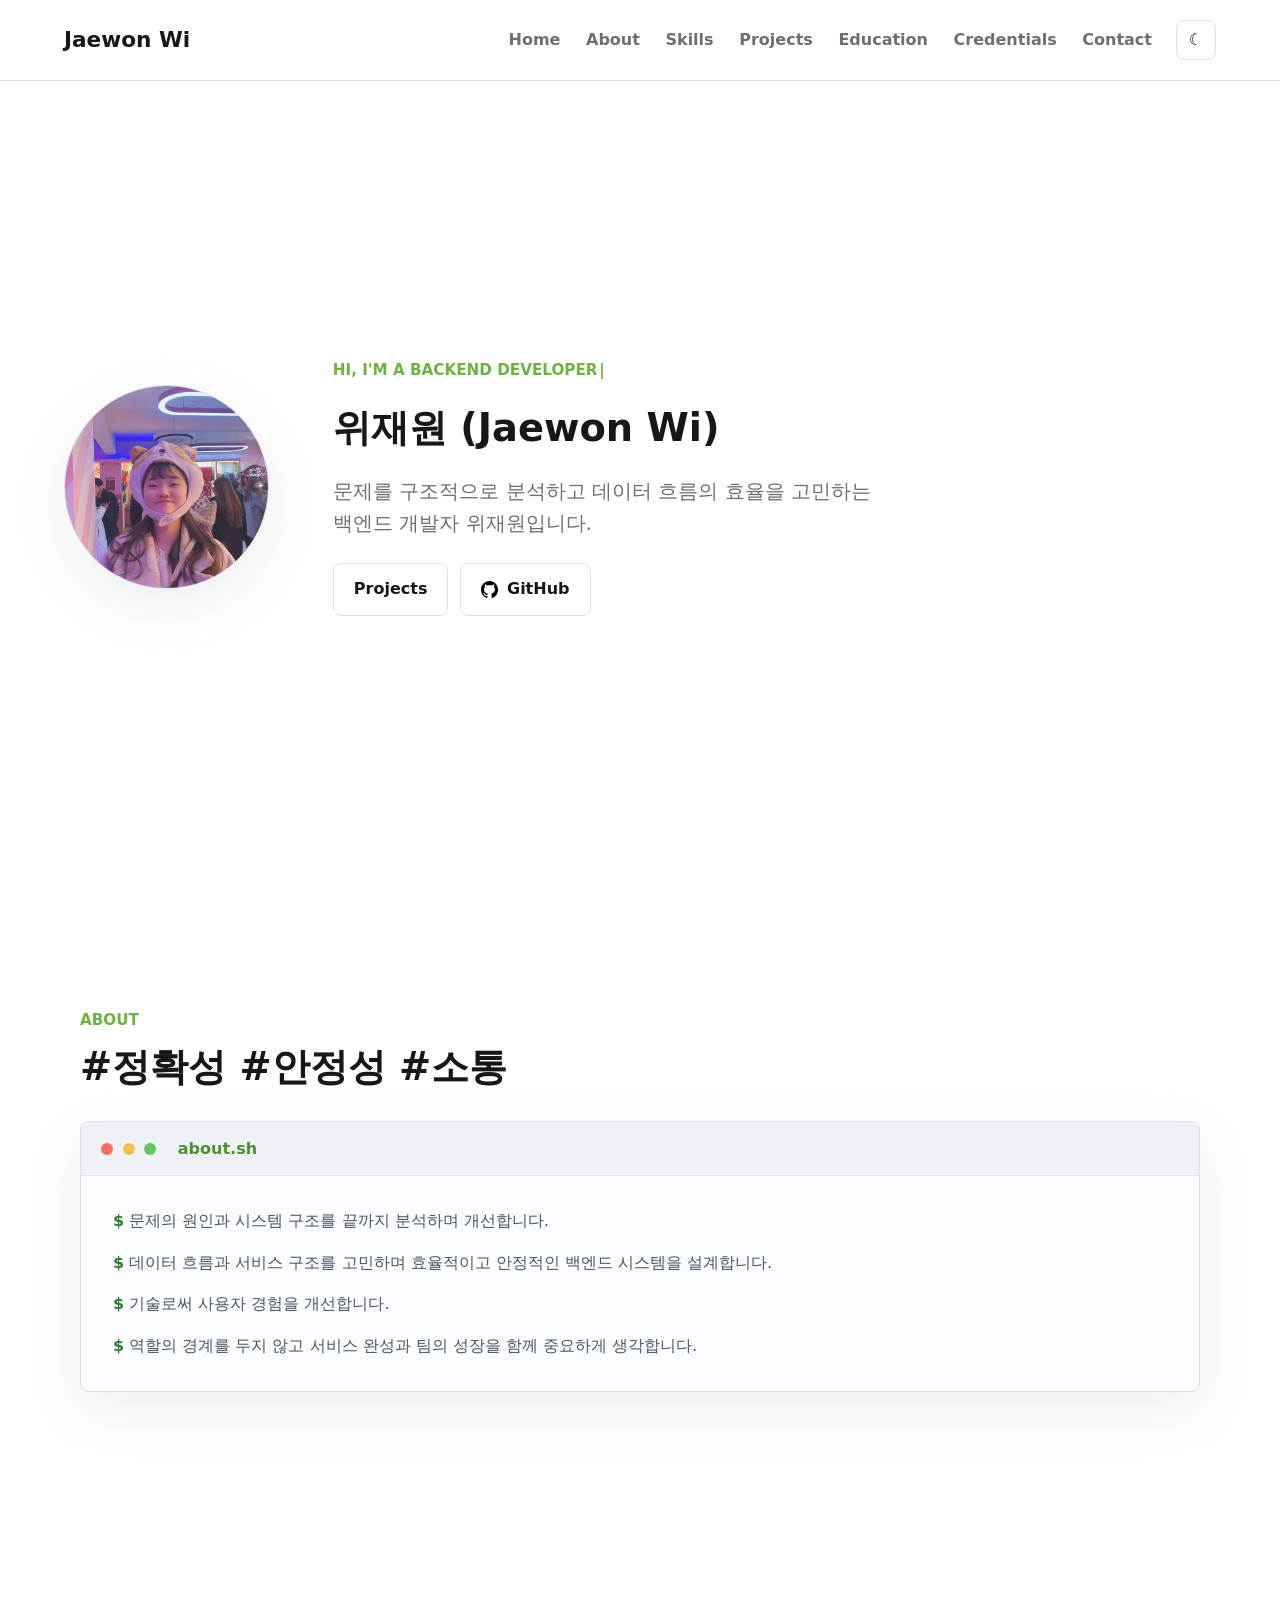
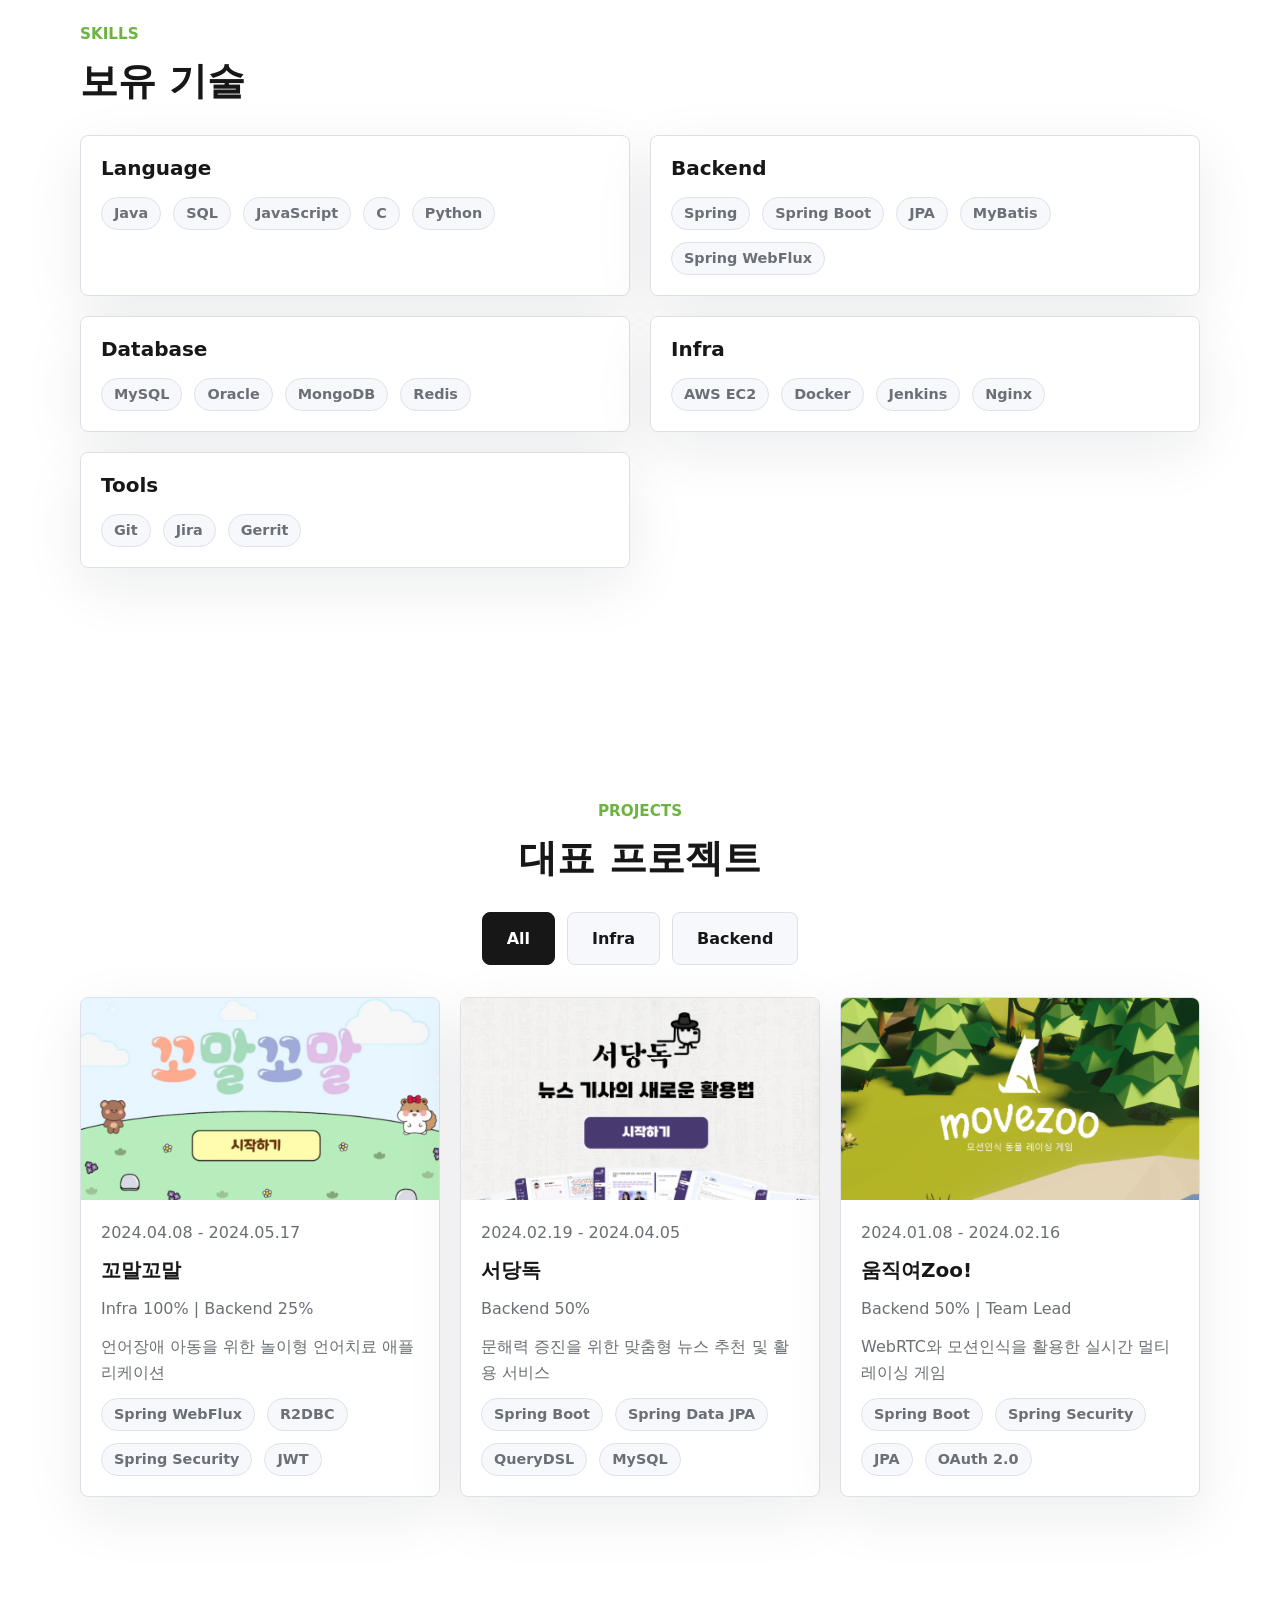
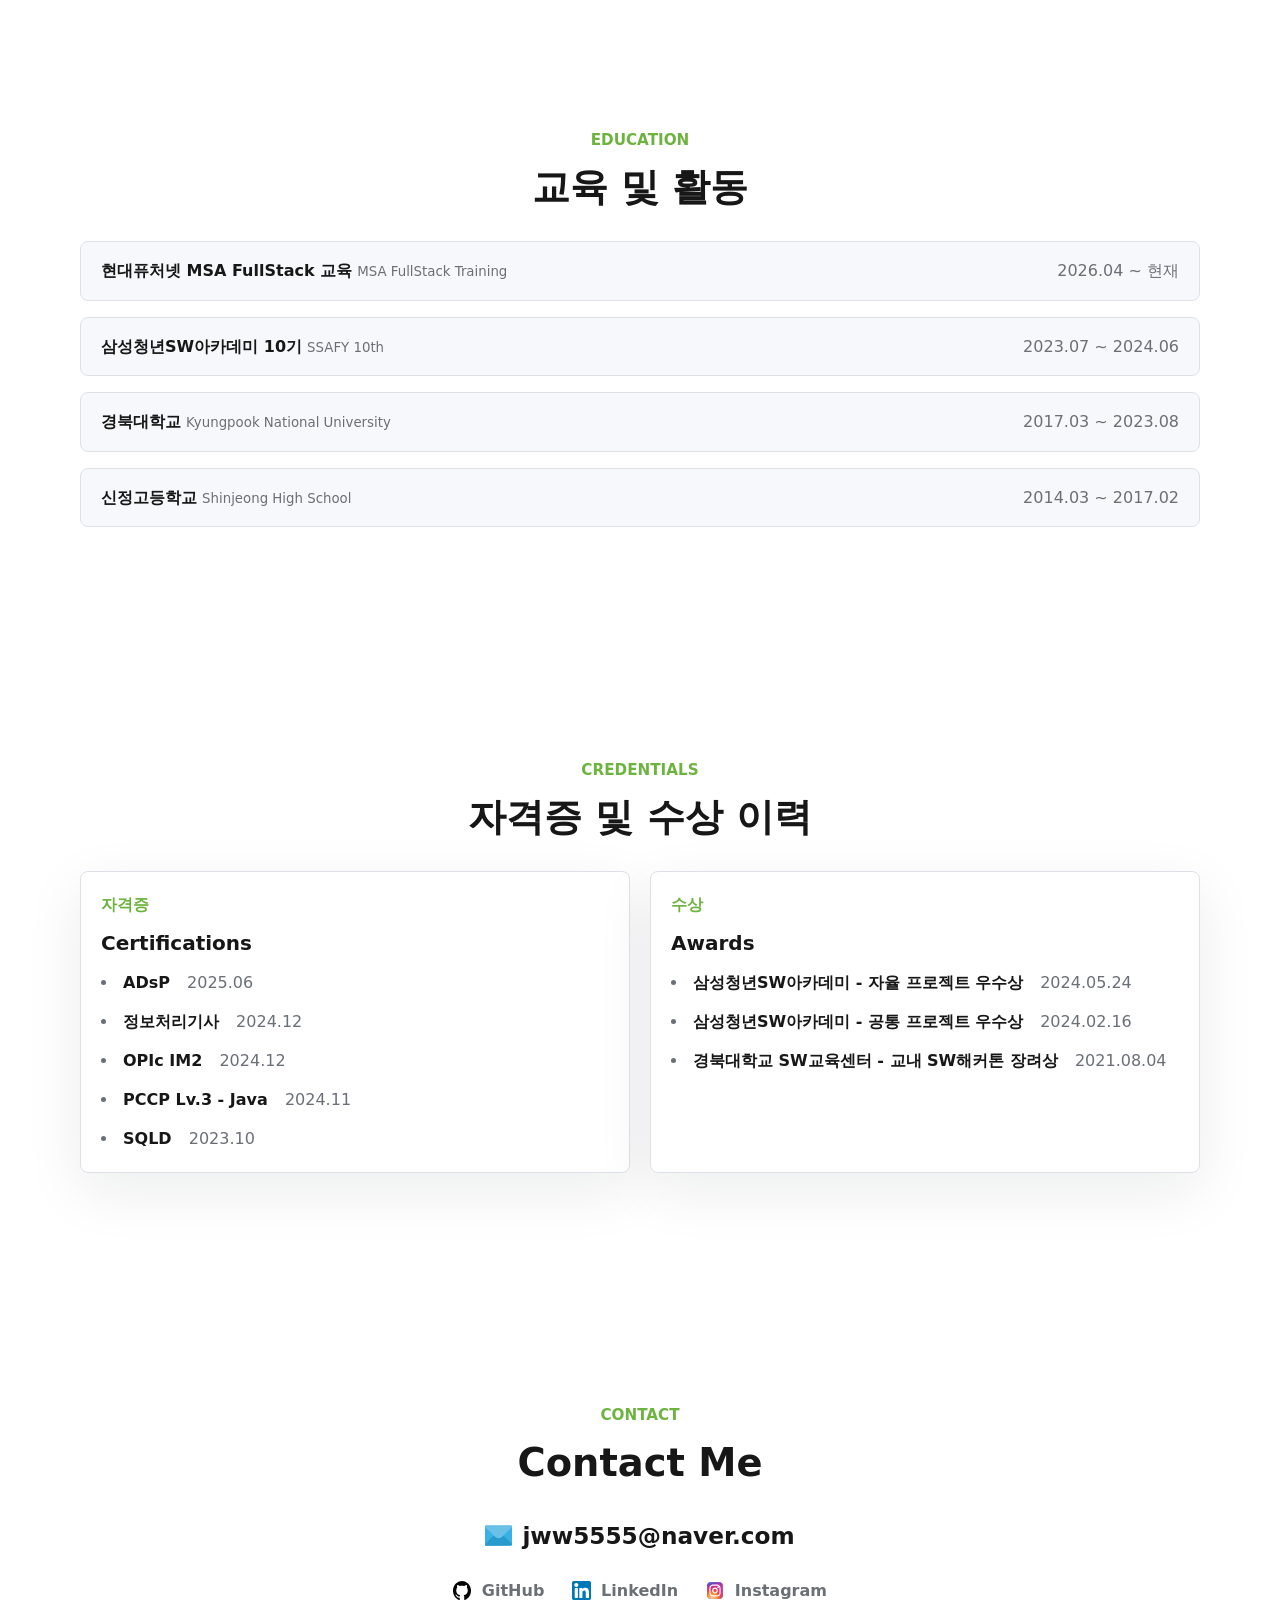
<file: index.html>
<!doctype html>
<html lang="ko">
  <head>
    <meta charset="UTF-8" />
    <meta name="viewport" content="width=device-width, initial-scale=1.0" />
    <meta
      name="description"
      content="문제를 구조적으로 파악하고 해결하는 백엔드 개발자 위재원입니다."
    />
    <title>Jaewon Wi | Backend Developer</title>
    <link rel="stylesheet" href="./css/base.css" />
    <link rel="stylesheet" href="./css/layout.css" />
    <link rel="stylesheet" href="./css/components.css" />
    <link rel="stylesheet" href="./css/sections.css" />
    <link rel="stylesheet" href="./css/themes.css" />
    <link rel="icon" type="image/png" href="./assets/favicon/favicon.png" />
  </head>
  <body>
    <header class="site-header">
      <a class="brand" href="#home" aria-label="Home">Jaewon Wi</a>
      <nav class="site-nav" aria-label="Primary navigation">
        <a href="#home">Home</a>
        <a href="#about">About</a>
        <a href="#skills">Skills</a>
        <a data-work-nav href="#work">Work</a>
        <a href="#projects">Projects</a>
        <a href="#education">Education</a>
        <a href="#credentials">Credentials</a>
        <a href="#contact">Contact</a>
      </nav>
      <button class="icon-button theme-toggle" type="button" aria-label="Toggle dark mode">
        <span aria-hidden="true">☾</span>
      </button>
    </header>

    <main>
      <section id="home" class="hero section"></section>
      <section id="about" class="section"></section>
      <section id="skills" class="section"></section>
      <section id="work" class="section" hidden></section>
      <section id="projects" class="section"></section>
      <section id="education" class="section"></section>
      <section id="credentials" class="section"></section>
      <section id="contact" class="section"></section>
    </main>

    <div id="modal-root"></div>

    <script type="module" src="./js/main.js"></script>
  </body>
</html>
</file>
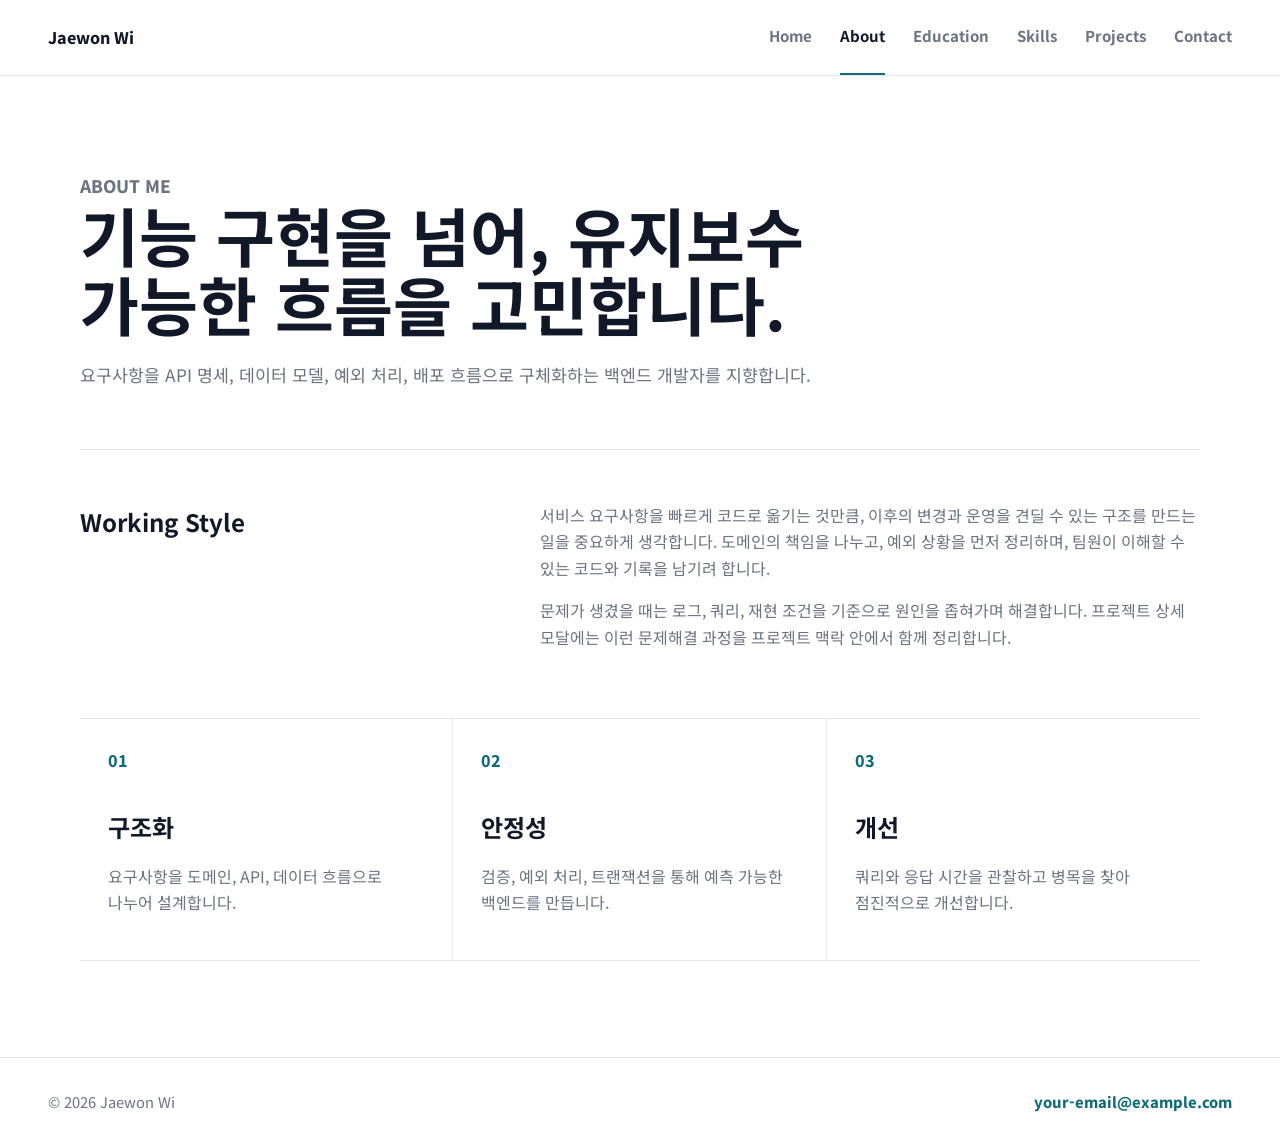
<file: about.html>
<!DOCTYPE html>
<html lang="ko">
<head>
  <meta charset="UTF-8">
  <meta name="viewport" content="width=device-width, initial-scale=1.0">
  <meta name="description" content="백엔드 개발자 위재원 소개">
  <title>About | 위재원</title>
  <link rel="preconnect" href="https://fonts.googleapis.com">
  <link rel="preconnect" href="https://fonts.gstatic.com" crossorigin>
  <link href="https://fonts.googleapis.com/css2?family=Noto+Sans+KR:wght@400;500;600;700;800&display=swap" rel="stylesheet">
  <link rel="stylesheet" href="styles.css">
</head>
<body>
  <header class="site-header">
    <a class="brand" href="index.html">Jaewon Wi</a>
    <button class="menu-toggle" type="button" aria-label="메뉴 열기" aria-expanded="false">
      <span></span>
      <span></span>
      <span></span>
    </button>
    <nav class="site-nav" aria-label="주요 메뉴">
      <a href="index.html">Home</a>
      <a class="active" href="about.html">About</a>
      <a href="education.html">Education</a>
      <a href="skills.html">Skills</a>
      <a href="projects.html">Projects</a>
      <a href="contact.html">Contact</a>
    </nav>
  </header>

  <main class="page shell">
    <section class="page-title">
      <p class="section-kicker">About Me</p>
      <h1>기능 구현을 넘어, 유지보수 가능한 흐름을 고민합니다.</h1>
      <p>요구사항을 API 명세, 데이터 모델, 예외 처리, 배포 흐름으로 구체화하는 백엔드 개발자를 지향합니다.</p>
    </section>

    <section class="content-row">
      <h2>Working Style</h2>
      <div class="body-copy">
        <p>
          서비스 요구사항을 빠르게 코드로 옮기는 것만큼, 이후의 변경과 운영을 견딜 수 있는 구조를 만드는 일을 중요하게 생각합니다.
          도메인의 책임을 나누고, 예외 상황을 먼저 정리하며, 팀원이 이해할 수 있는 코드와 기록을 남기려 합니다.
        </p>
        <p>
          문제가 생겼을 때는 로그, 쿼리, 재현 조건을 기준으로 원인을 좁혀가며 해결합니다.
          프로젝트 상세 모달에는 이런 문제해결 과정을 프로젝트 맥락 안에서 함께 정리합니다.
        </p>
      </div>
    </section>

    <section class="value-list" aria-label="개발 가치">
      <article>
        <span>01</span>
        <h2>구조화</h2>
        <p>요구사항을 도메인, API, 데이터 흐름으로 나누어 설계합니다.</p>
      </article>
      <article>
        <span>02</span>
        <h2>안정성</h2>
        <p>검증, 예외 처리, 트랜잭션을 통해 예측 가능한 백엔드를 만듭니다.</p>
      </article>
      <article>
        <span>03</span>
        <h2>개선</h2>
        <p>쿼리와 응답 시간을 관찰하고 병목을 찾아 점진적으로 개선합니다.</p>
      </article>
    </section>
  </main>

  <footer class="site-footer">
    <span>© 2026 Jaewon Wi</span>
    <a href="mailto:your-email@example.com">your-email@example.com</a>
  </footer>

  <script src="script.js"></script>
</body>
</html>
</file>
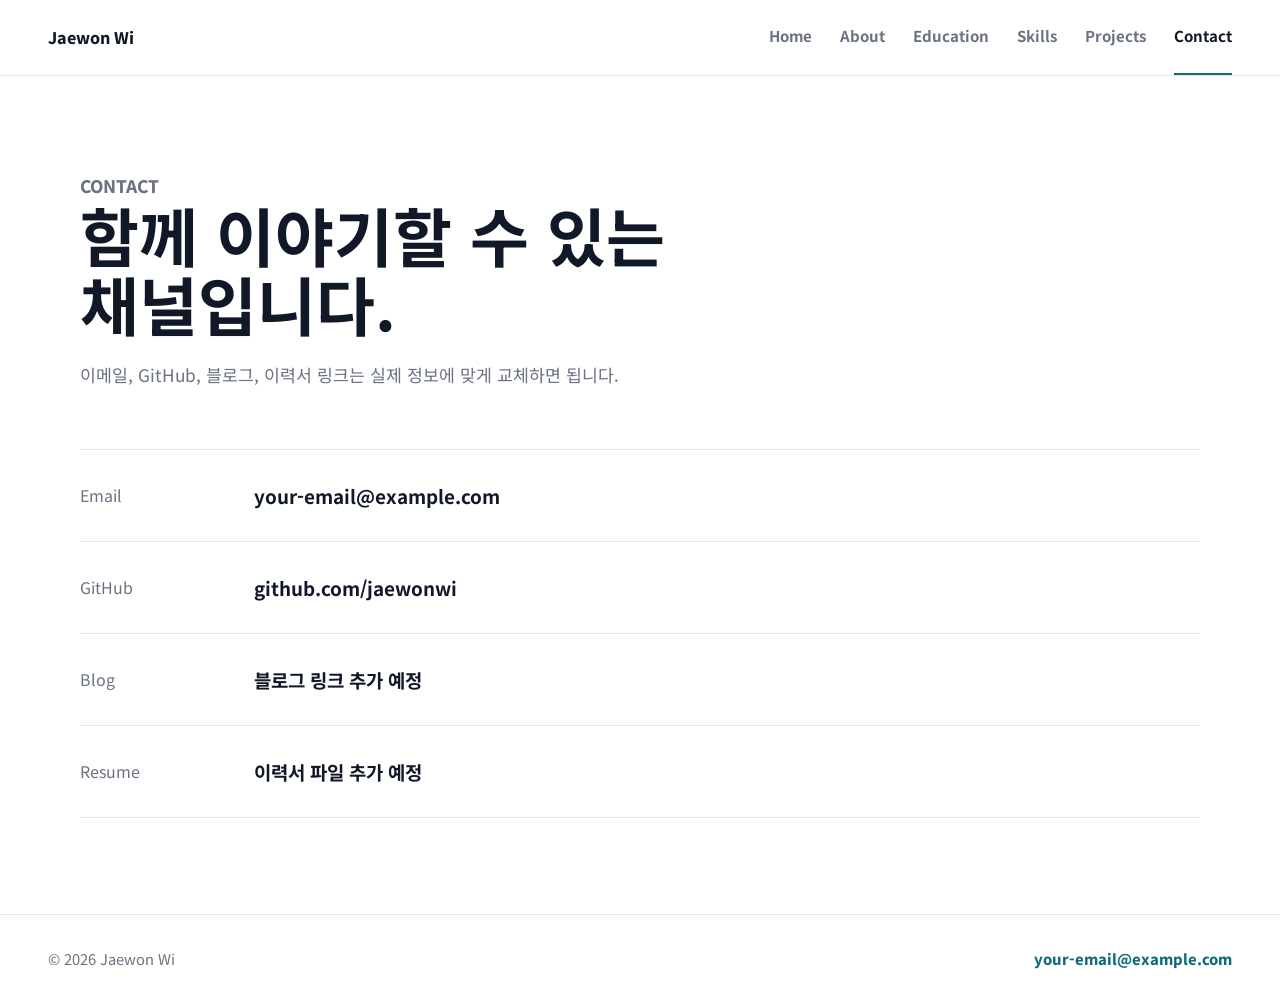
<file: contact.html>
<!DOCTYPE html>
<html lang="ko">
<head>
  <meta charset="UTF-8">
  <meta name="viewport" content="width=device-width, initial-scale=1.0">
  <meta name="description" content="백엔드 개발자 위재원 연락처">
  <title>Contact | 위재원</title>
  <link rel="preconnect" href="https://fonts.googleapis.com">
  <link rel="preconnect" href="https://fonts.gstatic.com" crossorigin>
  <link href="https://fonts.googleapis.com/css2?family=Noto+Sans+KR:wght@400;500;600;700;800&display=swap" rel="stylesheet">
  <link rel="stylesheet" href="styles.css">
</head>
<body>
  <header class="site-header">
    <a class="brand" href="index.html">Jaewon Wi</a>
    <button class="menu-toggle" type="button" aria-label="메뉴 열기" aria-expanded="false">
      <span></span>
      <span></span>
      <span></span>
    </button>
    <nav class="site-nav" aria-label="주요 메뉴">
      <a href="index.html">Home</a>
      <a href="about.html">About</a>
      <a href="education.html">Education</a>
      <a href="skills.html">Skills</a>
      <a href="projects.html">Projects</a>
      <a class="active" href="contact.html">Contact</a>
    </nav>
  </header>

  <main class="page shell">
    <section class="page-title">
      <p class="section-kicker">Contact</p>
      <h1>함께 이야기할 수 있는 채널입니다.</h1>
      <p>이메일, GitHub, 블로그, 이력서 링크는 실제 정보에 맞게 교체하면 됩니다.</p>
    </section>

    <section class="contact-list" aria-label="연락처 목록">
      <a href="mailto:your-email@example.com">
        <span>Email</span>
        <strong>your-email@example.com</strong>
      </a>
      <a href="https://github.com/jaewonwi" target="_blank" rel="noreferrer">
        <span>GitHub</span>
        <strong>github.com/jaewonwi</strong>
      </a>
      <a href="#" aria-label="블로그 링크는 추후 연결 예정">
        <span>Blog</span>
        <strong>블로그 링크 추가 예정</strong>
      </a>
      <a href="#" aria-label="이력서 파일은 추후 연결 예정">
        <span>Resume</span>
        <strong>이력서 파일 추가 예정</strong>
      </a>
    </section>
  </main>

  <footer class="site-footer">
    <span>© 2026 Jaewon Wi</span>
    <a href="mailto:your-email@example.com">your-email@example.com</a>
  </footer>

  <script src="script.js"></script>
</body>
</html>
</file>
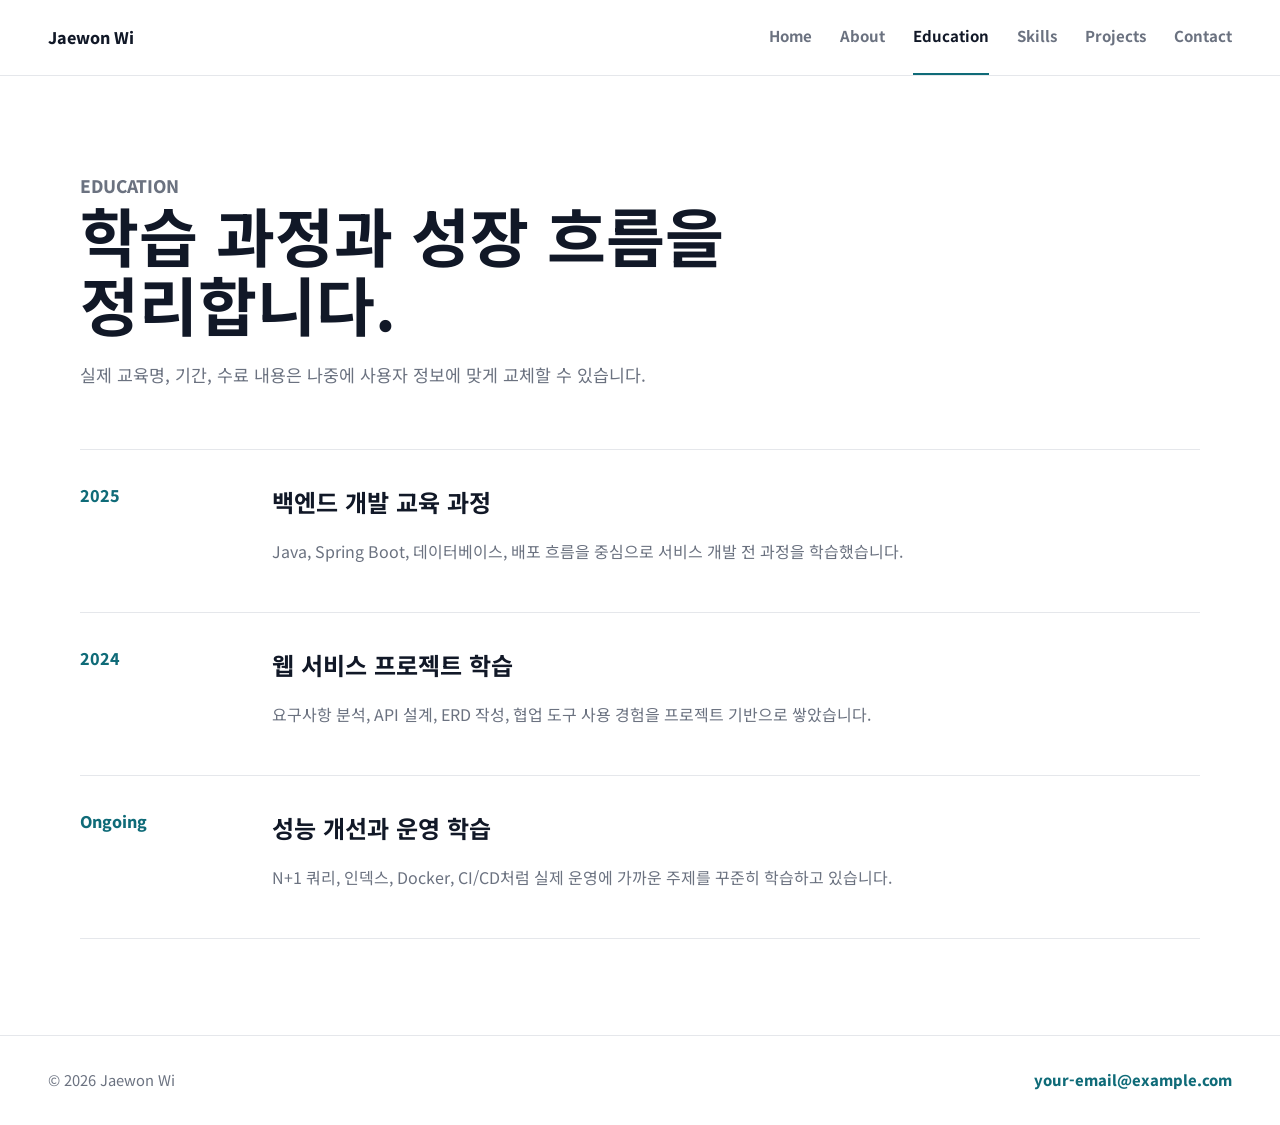
<file: education.html>
<!DOCTYPE html>
<html lang="ko">
<head>
  <meta charset="UTF-8">
  <meta name="viewport" content="width=device-width, initial-scale=1.0">
  <meta name="description" content="백엔드 개발자 위재원 교육 이력">
  <title>Education | 위재원</title>
  <link rel="preconnect" href="https://fonts.googleapis.com">
  <link rel="preconnect" href="https://fonts.gstatic.com" crossorigin>
  <link href="https://fonts.googleapis.com/css2?family=Noto+Sans+KR:wght@400;500;600;700;800&display=swap" rel="stylesheet">
  <link rel="stylesheet" href="styles.css">
</head>
<body>
  <header class="site-header">
    <a class="brand" href="index.html">Jaewon Wi</a>
    <button class="menu-toggle" type="button" aria-label="메뉴 열기" aria-expanded="false">
      <span></span>
      <span></span>
      <span></span>
    </button>
    <nav class="site-nav" aria-label="주요 메뉴">
      <a href="index.html">Home</a>
      <a href="about.html">About</a>
      <a class="active" href="education.html">Education</a>
      <a href="skills.html">Skills</a>
      <a href="projects.html">Projects</a>
      <a href="contact.html">Contact</a>
    </nav>
  </header>

  <main class="page shell">
    <section class="page-title">
      <p class="section-kicker">Education</p>
      <h1>학습 과정과 성장 흐름을 정리합니다.</h1>
      <p>실제 교육명, 기간, 수료 내용은 나중에 사용자 정보에 맞게 교체할 수 있습니다.</p>
    </section>

    <section class="timeline" aria-label="교육 이력">
      <article class="timeline-item">
        <time>2025</time>
        <div>
          <h2>백엔드 개발 교육 과정</h2>
          <p>Java, Spring Boot, 데이터베이스, 배포 흐름을 중심으로 서비스 개발 전 과정을 학습했습니다.</p>
        </div>
      </article>
      <article class="timeline-item">
        <time>2024</time>
        <div>
          <h2>웹 서비스 프로젝트 학습</h2>
          <p>요구사항 분석, API 설계, ERD 작성, 협업 도구 사용 경험을 프로젝트 기반으로 쌓았습니다.</p>
        </div>
      </article>
      <article class="timeline-item">
        <time>Ongoing</time>
        <div>
          <h2>성능 개선과 운영 학습</h2>
          <p>N+1 쿼리, 인덱스, Docker, CI/CD처럼 실제 운영에 가까운 주제를 꾸준히 학습하고 있습니다.</p>
        </div>
      </article>
    </section>
  </main>

  <footer class="site-footer">
    <span>© 2026 Jaewon Wi</span>
    <a href="mailto:your-email@example.com">your-email@example.com</a>
  </footer>

  <script src="script.js"></script>
</body>
</html>
</file>
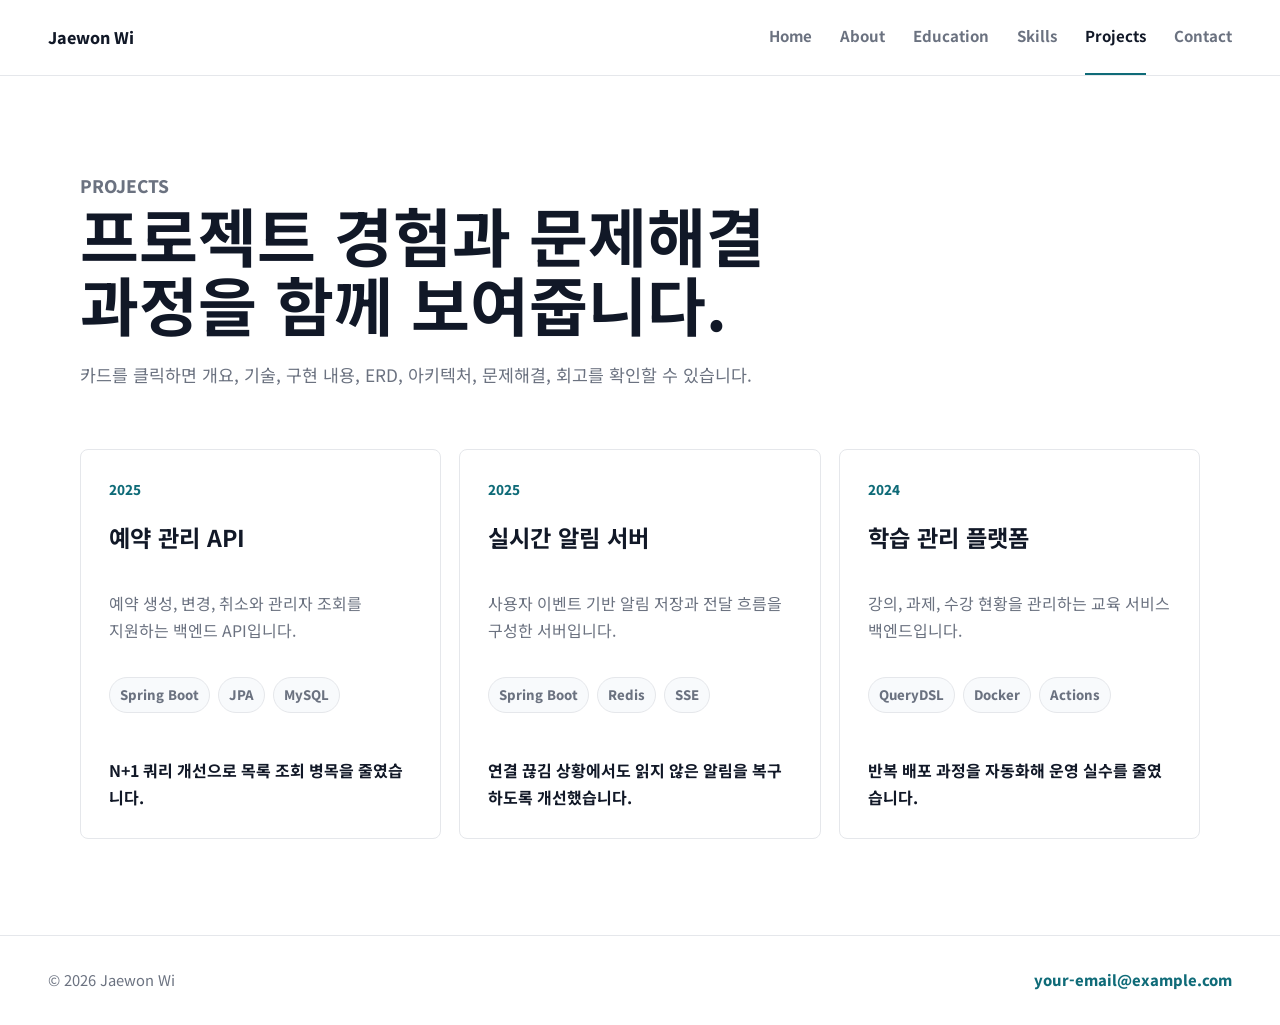
<file: projects.html>
<!DOCTYPE html>
<html lang="ko">
<head>
  <meta charset="UTF-8">
  <meta name="viewport" content="width=device-width, initial-scale=1.0">
  <meta name="description" content="백엔드 개발자 위재원 프로젝트">
  <title>Projects | 위재원</title>
  <link rel="preconnect" href="https://fonts.googleapis.com">
  <link rel="preconnect" href="https://fonts.gstatic.com" crossorigin>
  <link href="https://fonts.googleapis.com/css2?family=Noto+Sans+KR:wght@400;500;600;700;800&display=swap" rel="stylesheet">
  <link rel="stylesheet" href="styles.css">
</head>
<body>
  <header class="site-header">
    <a class="brand" href="index.html">Jaewon Wi</a>
    <button class="menu-toggle" type="button" aria-label="메뉴 열기" aria-expanded="false">
      <span></span>
      <span></span>
      <span></span>
    </button>
    <nav class="site-nav" aria-label="주요 메뉴">
      <a href="index.html">Home</a>
      <a href="about.html">About</a>
      <a href="education.html">Education</a>
      <a href="skills.html">Skills</a>
      <a class="active" href="projects.html">Projects</a>
      <a href="contact.html">Contact</a>
    </nav>
  </header>

  <main class="page shell">
    <section class="page-title">
      <p class="section-kicker">Projects</p>
      <h1>프로젝트 경험과 문제해결 과정을 함께 보여줍니다.</h1>
      <p>카드를 클릭하면 개요, 기술, 구현 내용, ERD, 아키텍처, 문제해결, 회고를 확인할 수 있습니다.</p>
    </section>

    <section class="project-grid" aria-label="프로젝트 목록">
      <button class="project-card" type="button" data-project="reservation">
        <span class="project-period">2025</span>
        <h2>예약 관리 API</h2>
        <p>예약 생성, 변경, 취소와 관리자 조회를 지원하는 백엔드 API입니다.</p>
        <ul class="tag-list">
          <li>Spring Boot</li>
          <li>JPA</li>
          <li>MySQL</li>
        </ul>
        <strong>N+1 쿼리 개선으로 목록 조회 병목을 줄였습니다.</strong>
      </button>

      <button class="project-card" type="button" data-project="notification">
        <span class="project-period">2025</span>
        <h2>실시간 알림 서버</h2>
        <p>사용자 이벤트 기반 알림 저장과 전달 흐름을 구성한 서버입니다.</p>
        <ul class="tag-list">
          <li>Spring Boot</li>
          <li>Redis</li>
          <li>SSE</li>
        </ul>
        <strong>연결 끊김 상황에서도 읽지 않은 알림을 복구하도록 개선했습니다.</strong>
      </button>

      <button class="project-card" type="button" data-project="learning">
        <span class="project-period">2024</span>
        <h2>학습 관리 플랫폼</h2>
        <p>강의, 과제, 수강 현황을 관리하는 교육 서비스 백엔드입니다.</p>
        <ul class="tag-list">
          <li>QueryDSL</li>
          <li>Docker</li>
          <li>Actions</li>
        </ul>
        <strong>반복 배포 과정을 자동화해 운영 실수를 줄였습니다.</strong>
      </button>
    </section>
  </main>

  <div class="modal" id="project-modal" role="dialog" aria-modal="true" aria-labelledby="modal-title" hidden>
    <div class="modal-backdrop" data-close-modal></div>
    <article class="modal-dialog">
      <header class="modal-header">
        <div>
          <p class="section-kicker" id="modal-period">Project</p>
          <h2 id="modal-title">프로젝트 상세</h2>
        </div>
        <button class="close-button" type="button" data-close-modal aria-label="모달 닫기">×</button>
      </header>

      <nav class="modal-tabs" aria-label="프로젝트 상세 탭">
        <button type="button" class="active" data-tab="overview">개요</button>
        <button type="button" data-tab="tech">기술</button>
        <button type="button" data-tab="implementation">구현</button>
        <button type="button" data-tab="erd">ERD</button>
        <button type="button" data-tab="architecture">아키텍처</button>
        <button type="button" data-tab="problem">문제해결</button>
        <button type="button" data-tab="retrospective">회고</button>
      </nav>

      <div class="modal-body">
        <section class="tab-panel active" id="tab-overview" tabindex="0"></section>
        <section class="tab-panel" id="tab-tech" tabindex="0"></section>
        <section class="tab-panel" id="tab-implementation" tabindex="0"></section>
        <section class="tab-panel" id="tab-erd" tabindex="0"></section>
        <section class="tab-panel" id="tab-architecture" tabindex="0"></section>
        <section class="tab-panel" id="tab-problem" tabindex="0"></section>
        <section class="tab-panel" id="tab-retrospective" tabindex="0"></section>
      </div>
    </article>
  </div>

  <footer class="site-footer">
    <span>© 2026 Jaewon Wi</span>
    <a href="mailto:your-email@example.com">your-email@example.com</a>
  </footer>

  <script src="script.js"></script>
</body>
</html>
</file>
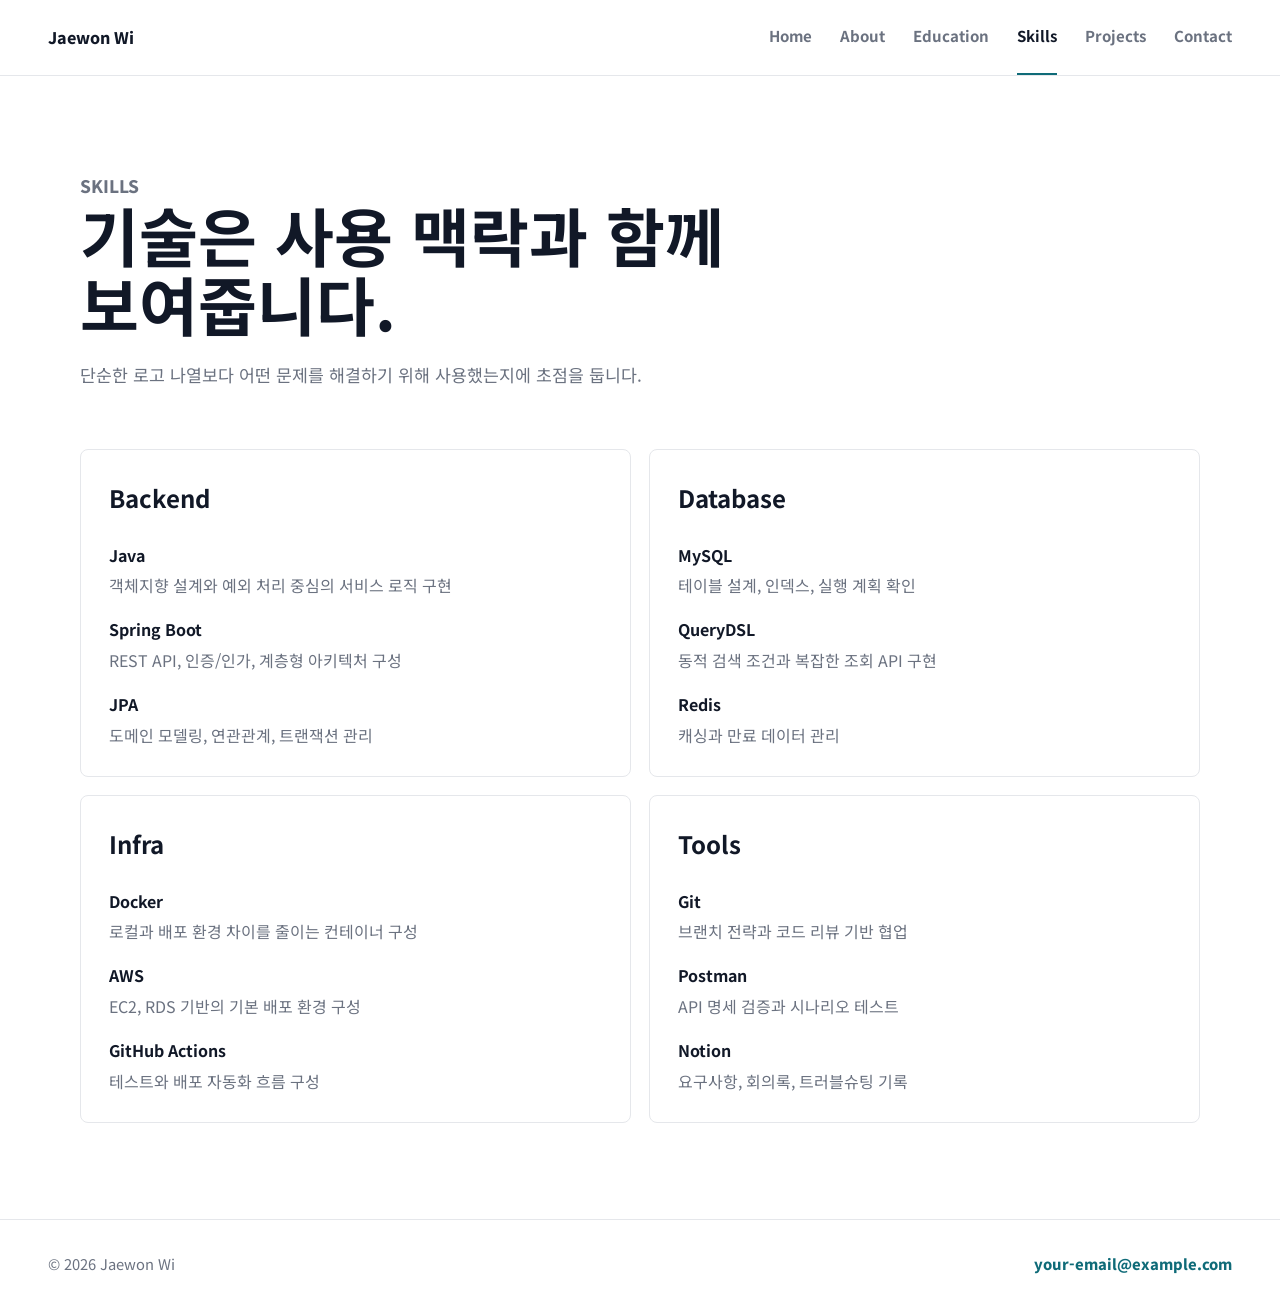
<file: skills.html>
<!DOCTYPE html>
<html lang="ko">
<head>
  <meta charset="UTF-8">
  <meta name="viewport" content="width=device-width, initial-scale=1.0">
  <meta name="description" content="백엔드 개발자 위재원 기술 스택">
  <title>Skills | 위재원</title>
  <link rel="preconnect" href="https://fonts.googleapis.com">
  <link rel="preconnect" href="https://fonts.gstatic.com" crossorigin>
  <link href="https://fonts.googleapis.com/css2?family=Noto+Sans+KR:wght@400;500;600;700;800&display=swap" rel="stylesheet">
  <link rel="stylesheet" href="styles.css">
</head>
<body>
  <header class="site-header">
    <a class="brand" href="index.html">Jaewon Wi</a>
    <button class="menu-toggle" type="button" aria-label="메뉴 열기" aria-expanded="false">
      <span></span>
      <span></span>
      <span></span>
    </button>
    <nav class="site-nav" aria-label="주요 메뉴">
      <a href="index.html">Home</a>
      <a href="about.html">About</a>
      <a href="education.html">Education</a>
      <a class="active" href="skills.html">Skills</a>
      <a href="projects.html">Projects</a>
      <a href="contact.html">Contact</a>
    </nav>
  </header>

  <main class="page shell">
    <section class="page-title">
      <p class="section-kicker">Skills</p>
      <h1>기술은 사용 맥락과 함께 보여줍니다.</h1>
      <p>단순한 로고 나열보다 어떤 문제를 해결하기 위해 사용했는지에 초점을 둡니다.</p>
    </section>

    <section class="skill-grid" aria-label="기술 스택">
      <article class="skill-card">
        <h2>Backend</h2>
        <ul>
          <li><strong>Java</strong><span>객체지향 설계와 예외 처리 중심의 서비스 로직 구현</span></li>
          <li><strong>Spring Boot</strong><span>REST API, 인증/인가, 계층형 아키텍처 구성</span></li>
          <li><strong>JPA</strong><span>도메인 모델링, 연관관계, 트랜잭션 관리</span></li>
        </ul>
      </article>
      <article class="skill-card">
        <h2>Database</h2>
        <ul>
          <li><strong>MySQL</strong><span>테이블 설계, 인덱스, 실행 계획 확인</span></li>
          <li><strong>QueryDSL</strong><span>동적 검색 조건과 복잡한 조회 API 구현</span></li>
          <li><strong>Redis</strong><span>캐싱과 만료 데이터 관리</span></li>
        </ul>
      </article>
      <article class="skill-card">
        <h2>Infra</h2>
        <ul>
          <li><strong>Docker</strong><span>로컬과 배포 환경 차이를 줄이는 컨테이너 구성</span></li>
          <li><strong>AWS</strong><span>EC2, RDS 기반의 기본 배포 환경 구성</span></li>
          <li><strong>GitHub Actions</strong><span>테스트와 배포 자동화 흐름 구성</span></li>
        </ul>
      </article>
      <article class="skill-card">
        <h2>Tools</h2>
        <ul>
          <li><strong>Git</strong><span>브랜치 전략과 코드 리뷰 기반 협업</span></li>
          <li><strong>Postman</strong><span>API 명세 검증과 시나리오 테스트</span></li>
          <li><strong>Notion</strong><span>요구사항, 회의록, 트러블슈팅 기록</span></li>
        </ul>
      </article>
    </section>
  </main>

  <footer class="site-footer">
    <span>© 2026 Jaewon Wi</span>
    <a href="mailto:your-email@example.com">your-email@example.com</a>
  </footer>

  <script src="script.js"></script>
</body>
</html>
</file>
<file: css/base.css>
:root {
  --font-sans: Inter, ui-sans-serif, system-ui, -apple-system, BlinkMacSystemFont, "Segoe UI", sans-serif;
  --bg: #ffffff;
  --surface: #f7f8fb;
  --surface-strong: #ffffff;
  --text: #171717;
  --muted: #6b6f76;
  --line: #dde1e7;
  --accent: #6db33f;
  --accent-strong: #4f8f2f;
  --accent-soft: #edf7e8;
  --shadow: 0 18px 60px rgba(17, 24, 39, 0.08);
  --terminal-bg: #fbfcff;
  --terminal-bar: #eef1f6;
  --terminal-border: #dde1e7;
  --terminal-text: #4a5565;
  --terminal-accent: #4f8f2f;
  --terminal-command: #2f7d32;
  --radius: 8px;
  color-scheme: light;
}

* {
  box-sizing: border-box;
}

html {
  scroll-behavior: smooth;
}

body {
  margin: 0;
  background: var(--bg);
  color: var(--text);
  font-family: var(--font-sans);
  line-height: 1.6;
  text-rendering: optimizeLegibility;
}

body.is-modal-open {
  overflow: hidden;
}

a {
  color: inherit;
  text-decoration: none;
}

button,
input,
textarea {
  font: inherit;
}

button {
  cursor: pointer;
}

h1,
h2,
h3,
p {
  margin: 0;
}

h1 {
  font-size: clamp(3.25rem, 8vw, 6.5rem);
  line-height: 0.95;
}

h2 {
  font-size: clamp(1.65rem, 3vw, 2.5rem);
  line-height: 1.15;
}

h3 {
  font-size: 1.25rem;
  line-height: 1.25;
}

ul {
  margin: 0;
  padding-left: 1.15rem;
}
</file>
<file: css/layout.css>
.site-header {
  align-items: center;
  background: color-mix(in srgb, var(--bg) 88%, transparent);
  backdrop-filter: blur(16px);
  border-bottom: 1px solid var(--line);
  display: flex;
  gap: 1.5rem;
  justify-content: space-between;
  left: 0;
  padding: 1.25rem clamp(1rem, 5vw, 4rem);
  position: sticky;
  right: 0;
  top: 0;
  z-index: 20;
}

.brand {
  font-size: 1.35rem;
  font-weight: 800;
}

.site-nav {
  align-items: center;
  display: flex;
  gap: clamp(0.9rem, 2vw, 1.8rem);
  margin-left: auto;
}

.site-nav a {
  color: var(--muted);
  font-weight: 700;
  transition: color 180ms ease;
}

.site-nav a:hover {
  color: var(--text);
}

.section {
  padding: clamp(4.5rem, 9vw, 8rem) clamp(1rem, 5vw, 4rem);
}

.section__inner {
  margin: 0 auto;
  max-width: 1120px;
}

.section__header {
  display: grid;
  gap: 0.8rem;
  margin-bottom: 2rem;
  max-width: 880px;
}

.section__header--center {
  margin-left: auto;
  margin-right: auto;
  text-align: center;
}

.action-row,
.filter-row,
.tag-row {
  align-items: center;
  display: flex;
  flex-wrap: wrap;
  gap: 0.75rem;
}

.skill-grid,
.project-grid,
.credential-grid,
.contact-grid {
  display: grid;
  gap: 1.25rem;
}

.skill-grid {
  grid-template-columns: repeat(2, minmax(0, 1fr));
}

.project-grid {
  grid-template-columns: repeat(3, minmax(0, 1fr));
}

.contact-grid {
  grid-template-columns: repeat(3, minmax(0, 1fr));
}

.credential-grid {
  grid-template-columns: repeat(2, minmax(0, 1fr));
}

@media (max-width: 860px) {
  .site-header {
    align-items: flex-start;
    flex-wrap: wrap;
  }

  .site-nav {
    order: 3;
    overflow-x: auto;
    padding-bottom: 0.15rem;
    width: 100%;
  }

  .project-grid,
  .credential-grid,
  .contact-grid,
  .skill-grid {
    grid-template-columns: 1fr;
  }
}
</file>
<file: css/components.css>
.button,
.filter-button,
.icon-button {
  align-items: center;
  border: 1px solid var(--line);
  border-radius: var(--radius);
  display: inline-flex;
  font-weight: 800;
  justify-content: center;
  min-height: 2.9rem;
  transition:
    background 180ms ease,
    border-color 180ms ease,
    color 180ms ease,
    transform 180ms ease;
}

.button {
  background: var(--surface-strong);
  gap: 0.55rem;
  padding: 0.8rem 1.25rem;
}

.button img {
  display: block;
  flex: 0 0 auto;
  height: 1.05em;
  object-fit: contain;
  width: 1.05em;
}

.button:hover,
.filter-button:hover,
.icon-button:hover {
  transform: translateY(-1px);
}

.button--primary,
.filter-button.is-active {
  background: var(--text);
  border-color: var(--text);
  color: var(--bg);
}

.button--ghost {
  background: transparent;
}

.filter-button {
  background: var(--surface);
  color: var(--text);
  padding: 0.8rem 1.5rem;
}

.icon-button {
  aspect-ratio: 1;
  background: var(--surface-strong);
  color: var(--text);
  min-height: 2.5rem;
  width: 2.5rem;
}

.card {
  background: var(--surface-strong);
  border: 1px solid var(--line);
  border-radius: var(--radius);
  box-shadow: var(--shadow);
}

.tag {
  align-items: center;
  background: var(--surface);
  border: 1px solid var(--line);
  border-radius: 999px;
  color: var(--muted);
  display: inline-flex;
  font-size: 0.9rem;
  font-weight: 700;
  min-height: 2rem;
  padding: 0.25rem 0.75rem;
}

.eyebrow {
  color: var(--accent);
  font-size: 0.95rem;
  font-weight: 900;
  text-transform: uppercase;
}

.terminal-card {
  background: var(--terminal-bg);
  border: 1px solid var(--terminal-border);
  border-radius: var(--radius);
  box-shadow: var(--shadow);
  color: var(--terminal-text);
  overflow: hidden;
}

.terminal-card__bar {
  align-items: center;
  background: var(--terminal-bar);
  border-bottom: 1px solid var(--terminal-border);
  display: flex;
  gap: 0.6rem;
  padding: 0.85rem 1.25rem;
}

.terminal-card__bar span {
  border-radius: 50%;
  display: block;
  height: 0.75rem;
  width: 0.75rem;
}

.terminal-card__bar span:nth-child(1) {
  background: #ff6b5f;
}

.terminal-card__bar span:nth-child(2) {
  background: #f3c14b;
}

.terminal-card__bar span:nth-child(3) {
  background: #62c95f;
}

.terminal-card__bar strong {
  color: var(--terminal-accent);
  margin-left: 0.75rem;
}

.terminal-card__body {
  display: grid;
  gap: 1rem;
  padding: clamp(1.25rem, 4vw, 2rem);
}

.terminal-card__body span {
  color: var(--terminal-command);
  font-weight: 900;
}

.accordion {
  display: grid;
  gap: 1rem;
}

.accordion-item {
  background: var(--surface);
  border: 1px solid var(--line);
  border-radius: var(--radius);
  padding: 1rem 1.25rem;
}

.accordion-item summary {
  align-items: center;
  cursor: pointer;
  display: flex;
  gap: 1rem;
  justify-content: space-between;
}

.accordion-item summary::marker {
  color: var(--accent);
}

.accordion-item small,
.accordion-item em {
  color: var(--muted);
  font-style: normal;
}

.accordion-item p {
  color: var(--muted);
  margin-top: 1rem;
}

.modal-backdrop {
  align-items: center;
  background: rgba(0, 0, 0, 0.42);
  display: flex;
  inset: 0;
  justify-content: center;
  padding: 1rem;
  position: fixed;
  z-index: 50;
}

.modal {
  background: var(--surface-strong);
  border: 1px solid var(--line);
  border-radius: var(--radius);
  box-shadow: var(--shadow);
  max-height: min(820px, 90vh);
  max-width: 900px;
  overflow: auto;
  position: relative;
  width: 100%;
}

.modal__close {
  background: rgba(255, 255, 255, 0.12);
  border-color: rgba(255, 255, 255, 0.24);
  color: #ffffff;
  position: absolute;
  right: 1rem;
  top: 1rem;
  z-index: 2;
}

.modal__summary,
.modal__section p {
  color: var(--muted);
}

.modal__summary {
  font-weight: 800;
}

.modal__hero {
  background: #111318;
  color: #ffffff;
  display: grid;
  min-height: 360px;
  overflow: hidden;
  padding: clamp(1.5rem, 5vw, 3rem);
  position: relative;
}

.modal__hero::after {
  background: rgba(0, 0, 0, 0.5);
  content: "";
  inset: 0;
  position: absolute;
}

.modal__hero-image {
  height: 100%;
  inset: 0;
  object-fit: cover;
  position: absolute;
  width: 100%;
}

.modal__hero-content {
  align-self: end;
  display: grid;
  gap: 1rem;
  position: relative;
  z-index: 1;
}

.modal__hero .eyebrow,
.modal__hero .modal__summary,
.modal__hero .modal__meta {
  color: rgba(255, 255, 255, 0.9);
}

.modal__hero .tag {
  background: rgba(255, 255, 255, 0.14);
  border-color: rgba(255, 255, 255, 0.24);
  color: #ffffff;
}

.modal__hero .button {
  background: rgba(255, 255, 255, 0.14);
  border-color: rgba(255, 255, 255, 0.28);
  color: #ffffff;
}

.modal__hero .button--primary {
  background: #ffffff;
  border-color: #ffffff;
  color: #111111;
}

.modal__body {
  padding: clamp(1.25rem, 4vw, 2rem);
}

.modal__meta {
  color: var(--muted);
  display: grid;
  gap: 0.45rem;
}

.modal__meta div {
  align-items: baseline;
  display: grid;
  gap: 0.35rem;
  grid-template-columns: 4.5rem minmax(0, 1fr);
}

.modal__meta span {
  color: rgba(255, 255, 255, 0.62);
  font-size: 0.78rem;
  font-weight: 900;
  text-transform: uppercase;
}

.modal__meta strong {
  color: #ffffff;
  font-weight: 800;
}

.modal__section {
  border-top: 1px solid var(--line);
  display: grid;
  gap: 0.5rem;
  margin-top: 1.25rem;
  padding-top: 1.25rem;
}

.modal-gallery {
  display: grid;
  gap: 1rem;
  grid-template-columns: repeat(3, minmax(0, 1fr));
}

.modal-gallery__item,
.modal-image-panel {
  background: var(--surface);
  border: 1px solid var(--line);
  border-radius: var(--radius);
  display: grid;
  gap: 0.65rem;
  margin: 0;
  overflow: hidden;
}

.modal-gallery__item img {
  aspect-ratio: 16 / 9;
  display: block;
  height: auto;
  object-fit: cover;
  width: 100%;
}

.modal-gallery__item figcaption,
.modal-image-panel figcaption {
  color: var(--muted);
  font-size: 0.9rem;
  font-weight: 700;
  padding: 0 0.85rem 0.85rem;
}

.modal-image-panel {
  padding: 0.85rem;
}

.modal-image-panel img {
  background: var(--surface-strong);
  border-radius: calc(var(--radius) - 2px);
  display: block;
  max-height: 520px;
  object-fit: contain;
  width: 100%;
}

.modal-image-panel figcaption {
  padding: 0;
}

@media (max-width: 640px) {
  .modal__hero {
    min-height: 280px;
  }

  .modal-gallery {
    grid-template-columns: 1fr;
  }
}

@media (min-width: 641px) and (max-width: 920px) {
  .modal-gallery {
    grid-template-columns: repeat(2, minmax(0, 1fr));
  }
}
</file>
<file: css/sections.css>
.hero {
  align-items: center;
  display: grid;
  min-height: calc(100vh - 5.5rem);
}

.hero__content {
  align-items: center;
  display: flex;
  gap: clamp(2rem, 5vw, 4rem);
  margin: 0 auto;
  max-width: 1180px;
}

.hero__content .action-row {
  justify-content: flex-start;
}

.hero__copy {
  display: grid;
  flex: 1;
  gap: 1.5rem;
}

.hero__avatar {
  align-items: center;
  aspect-ratio: 1;
  background: var(--surface);
  border: 1px solid var(--line);
  border-radius: 50%;
  box-shadow: var(--shadow);
  display: flex;
  flex: 0 0 clamp(8.5rem, 16vw, 13rem);
  justify-content: center;
  overflow: hidden;
}

.hero__avatar img {
  display: block;
  height: 100%;
  object-fit: cover;
  width: 100%;
}

.hero__avatar span {
  color: var(--accent);
  font-size: clamp(2.5rem, 7vw, 4rem);
  font-weight: 900;
}

.hero__headline {
  color: var(--muted);
  font-size: clamp(1rem, 1.6vw, 1.25rem);
  max-width: 720px;
  white-space: pre-line;
}

[data-typewriter]::after {
  content: "|";
  margin-left: 0.1rem;
}

.skill-card {
  align-content: start;
  align-items: start;
  display: grid;
  gap: 1rem;
  padding: 1.25rem;
}

.timeline {
  display: grid;
  gap: 1rem;
}

.timeline-card {
  display: grid;
  gap: 1rem;
  padding: 1.25rem;
}

.timeline-card > span,
.timeline-card p {
  color: var(--muted);
}

.filter-row {
  justify-content: center;
  margin-bottom: 2rem;
}

.project-card {
  cursor: pointer;
  overflow: hidden;
}

.project-card:focus-visible {
  outline: 3px solid var(--accent);
  outline-offset: 4px;
}

.project-card__visual {
  align-items: center;
  background:
    linear-gradient(135deg, color-mix(in srgb, var(--accent) 16%, transparent), transparent),
    var(--surface);
  color: var(--accent);
  display: flex;
  font-size: 1.75rem;
  font-weight: 900;
  justify-content: center;
  aspect-ratio: 16 / 9;
  overflow: hidden;
}

.project-card__visual img {
  display: block;
  height: 100%;
  flex: 1 1 100%;
  object-fit: cover;
  width: 100%;
}

.project-card__visual span {
  align-items: center;
  display: flex;
  height: 100%;
  justify-content: center;
  width: 100%;
}

.project-card__body {
  display: grid;
  gap: 0.8rem;
  padding: 1.25rem;
}

.project-card__body > p,
.project-card__body > span {
  color: var(--muted);
}

.credential-card {
  align-content: start;
  align-items: start;
  display: grid;
  gap: 0.85rem;
  padding: 1.25rem;
}

.credential-card > span {
  color: var(--accent);
  font-weight: 900;
}

.credential-list {
  display: grid;
  gap: 0.85rem;
  list-style-position: inside;
  padding-left: 0;
}

.credential-list li {
  color: var(--muted);
}

.credential-list strong {
  color: var(--text);
  margin-right: 0.75rem;
}

.credential-list em {
  color: var(--muted);
  font-style: normal;
  white-space: nowrap;
}

.contact-simple {
  align-items: center;
  display: grid;
  gap: 1.5rem;
  justify-items: center;
}

.contact-email,
.contact-link {
  align-items: center;
  display: inline-flex;
  gap: 0.65rem;
}

.contact-email {
  font-size: clamp(1.15rem, 3vw, 1.45rem);
  font-weight: 900;
}

.contact-email img,
.contact-link img {
  display: block;
  flex: 0 0 auto;
  height: 1.15em;
  object-fit: contain;
  width: 1.15em;
}

.contact-email strong {
  overflow-wrap: anywhere;
}

.contact-links {
  align-items: center;
  display: flex;
  flex-wrap: wrap;
  gap: 1rem 1.75rem;
  justify-content: center;
}

.contact-link {
  color: var(--muted);
  font-weight: 800;
  transition:
    color 180ms ease,
    transform 180ms ease;
}

.contact-link:hover {
  color: var(--accent);
  transform: translateY(-1px);
}

@media (max-width: 640px) {
  .hero {
    min-height: auto;
    padding-top: 5rem;
  }

  .hero__content {
    align-items: center;
    flex-direction: column;
    text-align: center;
  }

  .hero__content .action-row {
    justify-content: center;
  }

  .accordion-item summary {
    align-items: flex-start;
    flex-direction: column;
  }
}
</file>
<file: css/themes.css>
[data-theme="dark"] {
  --bg: #08090b;
  --surface: #101216;
  --surface-strong: #0d0f13;
  --text: #f5f7fb;
  --muted: #9a9da6;
  --line: #252932;
  --accent: #6db33f;
  --accent-strong: #8fd16a;
  --accent-soft: #193312;
  --shadow: 0 18px 60px rgba(0, 0, 0, 0.34);
  --terminal-bg: #171923;
  --terminal-bar: #242737;
  --terminal-border: #383c50;
  --terminal-text: #9fd9ff;
  --terminal-accent: #8fd16a;
  --terminal-command: #8fd16a;
  color-scheme: dark;
}

[data-theme="dark"] .button--primary,
[data-theme="dark"] .filter-button.is-active {
  background: var(--accent);
  border-color: var(--accent);
  color: #ffffff;
}

[data-theme="dark"] .project-card__visual {
  background:
    linear-gradient(135deg, color-mix(in srgb, var(--accent) 20%, transparent), transparent),
    #141821;
}
</file>
<file: styles.css>
:root {
  --bg: #ffffff;
  --surface: #f8fafc;
  --text: #111827;
  --muted: #6b7280;
  --line: #e5e7eb;
  --accent: #0f6b78;
  --accent-soft: #e8f5f6;
  --shadow: 0 18px 52px rgba(17, 24, 39, 0.18);
}

* {
  box-sizing: border-box;
}

html {
  scroll-behavior: smooth;
}

body {
  margin: 0;
  min-width: 320px;
  background: var(--bg);
  color: var(--text);
  font-family: "Noto Sans KR", system-ui, -apple-system, BlinkMacSystemFont, "Segoe UI", sans-serif;
  line-height: 1.65;
}

body.modal-open {
  overflow: hidden;
}

a {
  color: inherit;
  text-decoration: none;
}

button {
  font: inherit;
}

.shell {
  width: min(1120px, calc(100% - 48px));
  margin: 0 auto;
}

.site-header {
  position: sticky;
  top: 0;
  z-index: 20;
  display: flex;
  align-items: center;
  justify-content: space-between;
  min-height: 74px;
  padding: 0 48px;
  border-bottom: 1px solid var(--line);
  background: rgba(255, 255, 255, 0.94);
  backdrop-filter: blur(14px);
}

.brand {
  font-size: 1rem;
  font-weight: 800;
}

.site-nav {
  display: flex;
  gap: 28px;
  align-items: center;
  color: var(--muted);
  font-size: 0.94rem;
  font-weight: 700;
}

.site-nav a {
  padding: 24px 0;
  border-bottom: 2px solid transparent;
}

.site-nav a:hover,
.site-nav a.active {
  color: var(--text);
  border-bottom-color: var(--accent);
}

.menu-toggle {
  display: none;
  width: 42px;
  height: 42px;
  border: 1px solid var(--line);
  border-radius: 6px;
  background: #fff;
  cursor: pointer;
}

.menu-toggle span {
  display: block;
  width: 18px;
  height: 2px;
  margin: 4px auto;
  background: var(--text);
}

.hero {
  display: grid;
  grid-template-columns: minmax(0, 1.15fr) minmax(280px, 0.85fr);
  gap: 72px;
  align-items: center;
  min-height: calc(100vh - 74px);
  padding: 74px 0;
}

.intro-label,
.section-kicker {
  margin: 0 0 12px;
  color: var(--accent);
  font-size: 0.82rem;
  font-weight: 800;
  text-transform: uppercase;
}

h1,
h2,
h3,
p {
  word-break: keep-all;
}

h1 {
  margin: 0;
  font-size: clamp(3.3rem, 9vw, 7.8rem);
  line-height: 0.98;
  letter-spacing: 0;
}

h2,
h3 {
  margin: 0;
  letter-spacing: 0;
}

.role {
  margin: 18px 0 0;
  color: var(--text);
  font-size: clamp(1.3rem, 3vw, 2.4rem);
  font-weight: 800;
}

.hero-description {
  max-width: 620px;
  margin: 24px 0 0;
  color: var(--muted);
  font-size: 1.1rem;
}

.hero-actions {
  display: flex;
  flex-wrap: wrap;
  gap: 12px;
  margin-top: 34px;
}

.button {
  display: inline-flex;
  align-items: center;
  justify-content: center;
  min-height: 46px;
  padding: 0 19px;
  border: 1px solid var(--line);
  border-radius: 6px;
  font-weight: 800;
}

.button.primary {
  border-color: var(--accent);
  background: var(--accent);
  color: #fff;
}

.button.secondary {
  background: #fff;
}

.profile-visual {
  display: grid;
  justify-items: center;
  gap: 24px;
}

.profile-circle {
  display: grid;
  place-items: center;
  width: min(360px, 78vw);
  aspect-ratio: 1;
  border: 1px solid var(--line);
  border-radius: 50%;
  background:
    linear-gradient(180deg, rgba(15, 107, 120, 0.08), transparent),
    var(--surface);
}

.profile-circle span {
  display: grid;
  place-items: center;
  width: 54%;
  aspect-ratio: 1;
  border: 1px solid var(--line);
  border-radius: 50%;
  background: #fff;
  color: var(--accent);
  font-size: clamp(2.8rem, 6vw, 5rem);
  font-weight: 800;
}

.profile-summary {
  display: grid;
  gap: 4px;
  text-align: center;
}

.profile-summary span,
.preview-panel p,
.page-title p,
.body-copy p,
.value-list p,
.timeline-item p,
.skill-card span,
.project-card p,
.detail-block p,
.detail-block li,
.contact-list span {
  color: var(--muted);
}

.home-preview {
  display: grid;
  grid-template-columns: repeat(3, 1fr);
  border-top: 1px solid var(--line);
  border-bottom: 1px solid var(--line);
}

.preview-panel {
  min-height: 260px;
  padding: 34px 28px;
  border-right: 1px solid var(--line);
}

.preview-panel:last-child {
  border-right: 0;
}

.preview-panel span,
.value-list span {
  display: inline-block;
  margin-bottom: 34px;
  color: var(--accent);
  font-weight: 800;
}

.preview-panel h2 {
  font-size: 1.42rem;
}

.preview-panel p {
  margin: 14px 0 0;
}

.page {
  padding: 74px 0 96px;
}

.page-title {
  max-width: 820px;
  padding-bottom: 60px;
}

.page-title h1 {
  font-size: clamp(2.25rem, 5vw, 4.8rem);
  line-height: 1.08;
}

.page-title p {
  margin: 22px 0 0;
  font-size: 1.08rem;
}

.content-row {
  display: grid;
  grid-template-columns: minmax(0, 0.75fr) minmax(0, 1.25fr);
  gap: 64px;
  padding: 52px 0;
  border-top: 1px solid var(--line);
}

.body-copy p:first-child {
  margin-top: 0;
}

.value-list {
  display: grid;
  grid-template-columns: repeat(3, 1fr);
  gap: 0;
  border-top: 1px solid var(--line);
  border-bottom: 1px solid var(--line);
}

.value-list article {
  min-height: 230px;
  padding: 28px;
  border-right: 1px solid var(--line);
}

.value-list article:last-child {
  border-right: 0;
}

.timeline {
  display: grid;
  border-top: 1px solid var(--line);
}

.timeline-item {
  display: grid;
  grid-template-columns: 160px 1fr;
  gap: 32px;
  padding: 32px 0;
  border-bottom: 1px solid var(--line);
}

.timeline-item time {
  color: var(--accent);
  font-weight: 800;
}

.skill-grid {
  display: grid;
  grid-template-columns: repeat(2, 1fr);
  gap: 18px;
}

.skill-card,
.project-card {
  border: 1px solid var(--line);
  border-radius: 8px;
  background: #fff;
}

.skill-card {
  padding: 28px;
}

.skill-card ul {
  display: grid;
  gap: 18px;
  padding: 0;
  margin: 24px 0 0;
  list-style: none;
}

.skill-card li {
  display: grid;
  gap: 4px;
}

.project-grid {
  display: grid;
  grid-template-columns: repeat(3, 1fr);
  gap: 18px;
}

.project-card {
  display: flex;
  min-height: 390px;
  flex-direction: column;
  gap: 18px;
  align-items: flex-start;
  padding: 28px;
  color: inherit;
  text-align: left;
  cursor: pointer;
  transition: border-color 0.18s ease, transform 0.18s ease, box-shadow 0.18s ease;
}

.project-card:hover,
.project-card:focus-visible {
  border-color: var(--accent);
  box-shadow: 0 14px 34px rgba(15, 107, 120, 0.1);
  transform: translateY(-3px);
  outline: 0;
}

.project-period {
  color: var(--accent);
  font-size: 0.84rem;
  font-weight: 800;
}

.project-card h2 {
  font-size: 1.45rem;
}

.project-card strong {
  margin-top: auto;
}

.tag-list {
  display: flex;
  flex-wrap: wrap;
  gap: 8px;
  padding: 0;
  margin: 0;
  list-style: none;
}

.tag-list li {
  padding: 6px 10px;
  border: 1px solid var(--line);
  border-radius: 999px;
  background: var(--surface);
  color: var(--muted);
  font-size: 0.82rem;
  font-weight: 800;
}

.contact-list {
  display: grid;
  border-top: 1px solid var(--line);
}

.contact-list a {
  display: grid;
  grid-template-columns: 150px 1fr;
  gap: 24px;
  align-items: center;
  min-height: 92px;
  border-bottom: 1px solid var(--line);
}

.contact-list strong {
  font-size: 1.18rem;
}

.modal[hidden] {
  display: none;
}

.modal {
  position: fixed;
  inset: 0;
  z-index: 100;
  display: grid;
  place-items: center;
  padding: 24px;
}

.modal-backdrop {
  position: absolute;
  inset: 0;
  background: rgba(17, 24, 39, 0.5);
}

.modal-dialog {
  position: relative;
  display: grid;
  grid-template-rows: auto auto minmax(0, 1fr);
  width: min(980px, 100%);
  max-height: min(860px, calc(100vh - 48px));
  overflow: hidden;
  border-radius: 8px;
  background: #fff;
  box-shadow: var(--shadow);
}

.modal-header {
  display: flex;
  align-items: flex-start;
  justify-content: space-between;
  gap: 24px;
  padding: 28px 32px 20px;
  border-bottom: 1px solid var(--line);
}

.modal-header h2 {
  font-size: 1.6rem;
}

.close-button {
  display: inline-grid;
  place-items: center;
  flex: 0 0 auto;
  width: 40px;
  height: 40px;
  border: 1px solid var(--line);
  border-radius: 6px;
  background: #fff;
  color: var(--text);
  font-size: 1.6rem;
  line-height: 1;
  cursor: pointer;
}

.modal-tabs {
  display: flex;
  gap: 6px;
  overflow-x: auto;
  padding: 14px 32px;
  border-bottom: 1px solid var(--line);
}

.modal-tabs button {
  flex: 0 0 auto;
  min-height: 36px;
  padding: 0 12px;
  border: 1px solid transparent;
  border-radius: 999px;
  background: transparent;
  color: var(--muted);
  font-size: 0.9rem;
  font-weight: 800;
  cursor: pointer;
}

.modal-tabs button.active {
  border-color: var(--accent);
  background: var(--accent-soft);
  color: var(--accent);
}

.modal-body {
  min-height: 0;
  overflow-y: auto;
  padding: 32px;
}

.tab-panel {
  display: none;
}

.tab-panel.active {
  display: grid;
  gap: 22px;
}

.detail-block {
  display: grid;
  gap: 12px;
}

.detail-list {
  display: grid;
  gap: 10px;
  padding-left: 20px;
  margin: 0;
}

.diagram {
  display: grid;
  gap: 18px;
  padding: 24px;
  border: 1px solid var(--line);
  border-radius: 8px;
  background: var(--surface);
}

.erd-grid,
.arch-flow {
  display: grid;
  gap: 14px;
}

.erd-grid {
  grid-template-columns: repeat(3, 1fr);
}

.arch-flow {
  grid-template-columns: repeat(4, 1fr);
}

.entity,
.arch-node {
  padding: 16px;
  border: 1px solid var(--line);
  border-radius: 6px;
  background: #fff;
}

.entity strong,
.arch-node strong {
  display: block;
  margin-bottom: 8px;
}

.entity span,
.arch-node span {
  display: block;
  color: var(--muted);
  font-size: 0.9rem;
}

.diagram-image {
  display: block;
  width: 100%;
  max-height: 520px;
  object-fit: contain;
  border-radius: 6px;
}

.site-footer {
  display: flex;
  align-items: center;
  justify-content: space-between;
  gap: 24px;
  min-height: 90px;
  padding: 0 48px;
  border-top: 1px solid var(--line);
  color: var(--muted);
  font-size: 0.92rem;
}

.site-footer a {
  color: var(--accent);
  font-weight: 800;
}

@media (max-width: 900px) {
  .site-header {
    padding: 0 24px;
  }

  .menu-toggle {
    display: block;
  }

  .site-nav {
    position: fixed;
    top: 74px;
    right: 0;
    left: 0;
    display: none;
    flex-direction: column;
    align-items: stretch;
    gap: 0;
    border-bottom: 1px solid var(--line);
    background: #fff;
  }

  .site-nav.open {
    display: flex;
  }

  .site-nav a {
    padding: 17px 24px;
    border-bottom: 1px solid var(--line);
  }

  .shell {
    width: min(100% - 32px, 1120px);
  }

  .hero,
  .home-preview,
  .content-row,
  .value-list,
  .skill-grid,
  .project-grid {
    grid-template-columns: 1fr;
  }

  .hero {
    gap: 42px;
    min-height: auto;
    padding: 58px 0;
  }

  .home-preview,
  .value-list {
    border-bottom: 0;
  }

  .preview-panel,
  .value-list article {
    min-height: auto;
    border-right: 0;
    border-bottom: 1px solid var(--line);
  }

  .timeline-item,
  .contact-list a {
    grid-template-columns: 1fr;
    gap: 6px;
  }

  .timeline-item {
    padding: 26px 0;
  }

  .project-card {
    min-height: auto;
  }

  .modal {
    padding: 0;
  }

  .modal-dialog {
    width: 100%;
    height: 100%;
    max-height: none;
    border-radius: 0;
  }

  .modal-header,
  .modal-body,
  .modal-tabs {
    padding-right: 20px;
    padding-left: 20px;
  }

  .erd-grid,
  .arch-flow {
    grid-template-columns: 1fr;
  }

  .site-footer {
    flex-direction: column;
    align-items: flex-start;
    justify-content: center;
    padding: 24px;
  }
}

@media (max-width: 520px) {
  h1 {
    font-size: 3.1rem;
  }

  .page-title h1 {
    font-size: 2.1rem;
  }

  .hero-actions,
  .button {
    width: 100%;
  }
}
</file>
